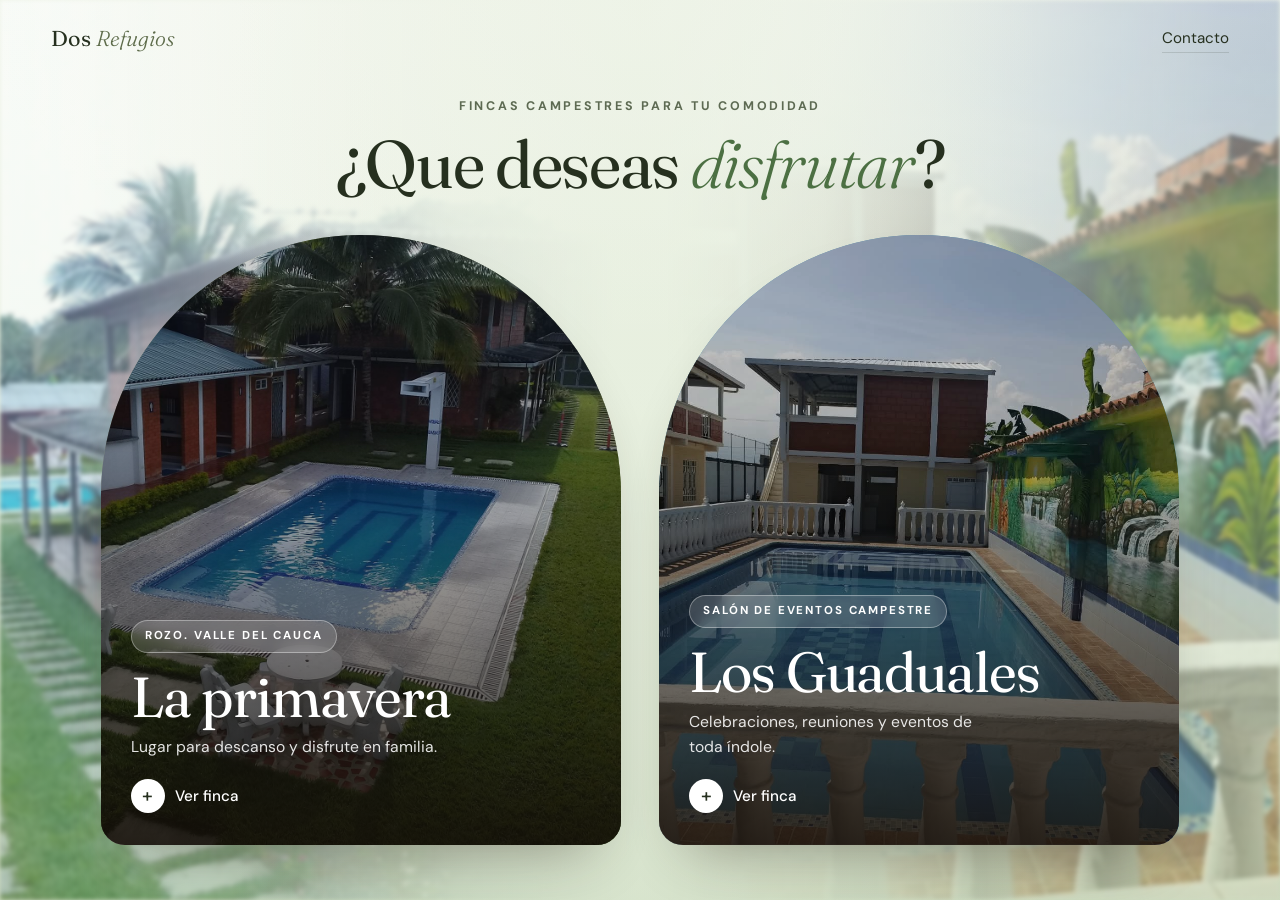
<file: index.html>
<!DOCTYPE html>
<html lang="es">
<head>
  <meta charset="UTF-8">
  <meta name="viewport" content="width=device-width, initial-scale=1.0">
  <title>Dos Refugios · Fincas campestres en alquiler</title>
  <meta name="description" content="Finca La Primavera, para descanso en familia, y Los Guaduales, salón campestre para eventos.">
  <link rel="preconnect" href="https://fonts.googleapis.com">
  <link rel="preconnect" href="https://fonts.gstatic.com" crossorigin>
  <link href="https://fonts.googleapis.com/css2?family=Fraunces:ital,opsz,wght@0,9..144,300;0,9..144,500;1,9..144,300;1,9..144,400&family=DM+Sans:wght@400;500;700&display=swap" rel="stylesheet">
  <link rel="stylesheet" href="css/inicio.css">
  <link rel="stylesheet" href="css/vista-finca.css">
</head>
<body>

  <!-- ============ FONDO: 2 fotos que se funden entre sí ============ -->
  <div class="bg" aria-hidden="true">
    <div class="bg__img bg__img--1"></div>
    <div class="bg__img bg__img--2"></div>
    <div class="bg__veil"></div>
  </div>

  <!-- ============ ENCABEZADO ============ -->
  <header class="top">
    <a href="index.html" class="logo">Dos <em>Refugios</em></a>
    <a href="#contacto" class="top__link">Contacto</a>
  </header>

  <!-- ============ MENÚ INICIAL ============ -->
  <main class="home">
    <div class="intro">
      <p class="intro__eyebrow">Fincas campestres para tu comodidad</p>
      <h1>¿Que deseas <em>disfrutar</em>?</h1>
    </div>

    <!-- Las cards se generan desde js/fincas-data.js -->
    <div class="cards" id="cards"></div>

    <noscript><p class="noscript">Activa JavaScript para ver las fincas.</p></noscript>
  </main>


  <!-- ============ VISTA EXPANDIDA DE FINCA ============ -->
  <div class="detail" id="detail" role="dialog" aria-modal="true" hidden>
    <button class="detail__close" id="detailClose" aria-label="Volver a las fincas">✕</button>
    <div class="detail__scroll" id="detailScroll">

      <!-- Una vista por finca (las llena js/vista-finca.js; el id = plantilla de la finca) -->
      <div class="pv" id="primavera" hidden></div>
      <div class="pv" id="guaduales" hidden></div>
    </div>
  </div>

  <script src="js/fincas-data.js"></script>
  <script src="js/vista-finca.js"></script>
  <script src="js/inicio.js"></script>
</body>
</html>
</file>
<file: css/inicio.css>
/* =========================================================
   DOS REFUGIOS · Página de inicio (menú de fincas)
   ========================================================= */

/* ---------- Variables (colores y fondo de página ajustables) ---------- */
:root {
  /* Fondo natural y fresco: cielo claro → verde salvia */
  --fondo-cielo: #f3f6ee;
  --fondo-medio: #e4ecda;
  --fondo-pasto: #d3e0c4;
  --luz-sol: rgba(255, 232, 178, .6);   /* resplandor cálido arriba a la derecha */
  --luz-hoja: rgba(160, 196, 150, .45); /* brillo verde a la izquierda */

  --papel: #fbfcf8;          /* fondo de la vista mientras se expande */
  --tinta: #26301f;
  --tinta-suave: #5d6a52;
  --linea: rgba(38, 48, 31, .14);
  --musgo: #4c7043;

  /* ---- Fotos de fondo (ajustables) ---- */
  /* Las imágenes se cambian en .bg__img--1 y .bg__img--2 (más abajo) */
  --fondo-1-pos: center 60%;
  --fondo-2-pos: center 55%;
  --velo: .3;         /* 0 = fotos nítidas · 0.8 = muy suaves (más legible) */
  --desenfoque: 2px;  /* 0px = sin desenfoque */
  --fundido: 10%;     /* hasta dónde la foto se ve completa antes de empezar a difuminarse */
  --verde-centro: #e8f0e0;                       /* verde claro del centro */
  --verde-centro-velo: rgba(232, 240, 224, .45); /* refuerzo del verde en el centro */

  --accent: #5d6b4a;         /* color del logo */

  --serif: "Fraunces", Georgia, serif;
  --sans: "DM Sans", system-ui, sans-serif;

  --arco: 260px 260px 24px 24px; /* forma de las cards (ventana campestre) */
  --ease: cubic-bezier(.76, 0, .24, 1);
  --ease-out: cubic-bezier(.16, 1, .3, 1);
  --gutter: clamp(16px, 4vw, 56px);
}

/* ---------- Base ---------- */
*, *::before, *::after { box-sizing: border-box; margin: 0; padding: 0; }


body {
  min-height: 100vh;
  display: flex;
  flex-direction: column;
  font-family: var(--sans);
  color: var(--tinta);
  background:
    radial-gradient(60vw 55vh at 88% -5%, var(--luz-sol), transparent 70%),
    radial-gradient(55vw 70vh at -5% 35%, var(--luz-hoja), transparent 70%),
    linear-gradient(180deg, var(--fondo-cielo) 0%, var(--fondo-medio) 55%, var(--fondo-pasto) 100%);
  background-color: var(--fondo-medio);
  line-height: 1.6;
  -webkit-font-smoothing: antialiased;
}
body.is-locked { overflow: hidden; }

a { color: inherit; }
button { font: inherit; color: inherit; cursor: pointer; }
em { font-family: var(--serif); font-style: italic; font-weight: 300; }
h1, h2, h3 { font-family: var(--serif); font-weight: 400; line-height: 1.05; letter-spacing: -0.02em; }

/* ---------- Fondo con las 2 fotos ----------
   Cada foto ocupa su mitad de pantalla y se va desvaneciendo poco a
   poco hacia el centro, donde solo queda un verde claro. Así las fotos
   nunca se tocan: entre ellas hay una franja verde suave.             */
.bg {
  position: fixed;
  inset: 0;
  z-index: -1;
  overflow: hidden;
  background: var(--verde-centro);
}
.bg__img {
  position: absolute;
  top: 0; bottom: 0;
  width: 50%;
  background-size: cover;
  background-repeat: no-repeat;
  filter: blur(var(--desenfoque)) saturate(1.05);
  animation: respirar 28s ease-in-out infinite alternate;
}
/* Máscara con varias paradas = degradado largo y suave (no lineal) */
.bg__img--1 {
  left: 0;
  transform-origin: left center;
  background-image: url('../img/fondo-1.jpg'); /* foto izquierda */
  background-position: var(--fondo-1-pos);
  -webkit-mask-image: linear-gradient(90deg, #000 0%, #000 var(--fundido), rgba(0,0,0,.75) calc(var(--fundido) + 20%), rgba(0,0,0,.4) calc(var(--fundido) + 42%), rgba(0,0,0,.12) calc(var(--fundido) + 62%), transparent 96%);
          mask-image: linear-gradient(90deg, #000 0%, #000 var(--fundido), rgba(0,0,0,.75) calc(var(--fundido) + 20%), rgba(0,0,0,.4) calc(var(--fundido) + 42%), rgba(0,0,0,.12) calc(var(--fundido) + 62%), transparent 96%);
}
.bg__img--2 {
  right: 0;
  transform-origin: right center;
  background-image: url('../img/fondo-2.jpg'); /* foto derecha */
  background-position: var(--fondo-2-pos);
  -webkit-mask-image: linear-gradient(270deg, #000 0%, #000 var(--fundido), rgba(0,0,0,.75) calc(var(--fundido) + 20%), rgba(0,0,0,.4) calc(var(--fundido) + 42%), rgba(0,0,0,.12) calc(var(--fundido) + 62%), transparent 96%);
          mask-image: linear-gradient(270deg, #000 0%, #000 var(--fundido), rgba(0,0,0,.75) calc(var(--fundido) + 20%), rgba(0,0,0,.4) calc(var(--fundido) + 42%), rgba(0,0,0,.12) calc(var(--fundido) + 62%), transparent 96%);
  animation-delay: -14s;
}
/* Velo: franja verde clara en el centro + claro arriba + verde abajo */
.bg__veil {
  position: absolute;
  inset: 0;
  background:
    linear-gradient(90deg, transparent 18%, var(--verde-centro-velo) 50%, transparent 82%),
    radial-gradient(70vw 50vh at 50% 0%, rgba(243, 246, 238, .85), transparent 75%),
    linear-gradient(180deg,
      rgba(243, 246, 238, calc(var(--velo) + .15)) 0%,
      rgba(228, 236, 218, var(--velo)) 45%,
      rgba(159, 185, 139, calc(var(--velo) + .1)) 100%);
}
/* Movimiento muy lento para dar vida al fondo */
@keyframes respirar {
  from { transform: scale(1.03); }
  to   { transform: scale(1.08) translateY(-1%); }
}

/* ---------- Encabezado ---------- */
.top {
  display: flex;
  justify-content: space-between;
  align-items: center;
  padding: 22px var(--gutter);
}
.logo { font-family: var(--serif); font-size: 1.35rem; text-decoration: none; }
.logo em { color: var(--accent); }
.top__link { font-size: .95rem; text-decoration: none; border-bottom: 1px solid var(--linea); padding-bottom: 2px; }
.top__link:hover { border-color: currentColor; }

/* ---------- Intro ---------- */
.home { flex: 1; padding: clamp(4px, 2vh, 20px) var(--gutter) 24px; }

.intro { text-align: center; margin-bottom: clamp(22px, 4vh, 40px); }
.intro__eyebrow {
  font-size: .78rem;
  font-weight: 700;
  letter-spacing: .22em;
  text-transform: uppercase;
  color: var(--tinta-suave);
  margin-bottom: 12px;
}
.intro h1 { font-size: clamp(2.2rem, 5.5vw, 4.2rem); }
.intro h1 em { color: var(--musgo); }

/* ---------- Cards ---------- */
.cards {
  display: grid;
  grid-template-columns: repeat(2, minmax(0, 520px));
  justify-content: center;
  gap: clamp(20px, 3vw, 44px);
}

.card {
  position: relative;
  display: block;
  width: 100%;
  /* Alto = pantalla menos encabezado y título, para que quepa completa */
  height: clamp(400px, calc(100vh - 290px), 680px);
  height: clamp(400px, calc(100svh - 290px), 680px);
  border: none;
  border-radius: var(--arco);
  overflow: hidden;
  text-align: left;
  color: #fff;
  background: var(--color);
  box-shadow: 0 30px 60px -30px rgba(46, 36, 25, .45);
  transition: transform .6s var(--ease-out), box-shadow .6s var(--ease-out);
  isolation: isolate;
}
.card:hover, .card:focus-visible { transform: translateY(-8px); box-shadow: 0 40px 70px -30px rgba(46, 36, 25, .55); }
.card:focus-visible { outline: 3px solid var(--color); outline-offset: 6px; }

/* Fondo ajustable: imagen + posición + oscurecido vienen de fincas-data.js */
.card__bg {
  position: absolute; inset: 0;
  background: var(--img) var(--pos, center) / cover no-repeat;
  transition: transform 1.4s var(--ease-out);
  z-index: -2;
}
.card:hover .card__bg { transform: scale(1.06); }
.card::after {
  content: "";
  position: absolute; inset: 0;
  z-index: -1;
  background: linear-gradient(180deg, rgba(0, 0, 0, 0) 30%, rgba(20, 14, 8, .85) 100%),
              rgba(20, 14, 8, var(--dark, .3));
}

.card__body {
  position: absolute;
  left: 0; right: 0; bottom: 0;
  padding: 30px 30px 32px;
}
.tag {
  display: inline-block;
  font-size: .72rem;
  font-weight: 700;
  letter-spacing: .16em;
  text-transform: uppercase;
  padding: 6px 13px;
  border-radius: 999px;
  background: rgba(255, 255, 255, .16);
  border: 1px solid rgba(255, 255, 255, .35);
  backdrop-filter: blur(6px);
}
.card__title {
  display: block;
  font-family: var(--serif);
  font-size: clamp(2.5rem, 4.4vw, 3.8rem);
  line-height: 1.05;
  letter-spacing: -0.02em;
  margin: 14px 0 8px;
}
.card__lema { display: block; opacity: .88; font-size: .98rem; max-width: 320px; }
.card__more {
  display: inline-flex;
  align-items: center;
  gap: 10px;
  margin-top: 20px;
  font-weight: 500;
  font-size: .95rem;
}
.card__plus {
  width: 34px; height: 34px;
  display: grid; place-items: center;
  border-radius: 50%;
  background: #fff;
  color: var(--tinta);
  font-size: 1.2rem;
  transition: transform .5s var(--ease-out);
}
.card:hover .card__plus { transform: rotate(90deg); }

.noscript { text-align: center; color: var(--tinta-suave); }

/* =========================================================
   VISTA EXPANDIDA
   La card "crece" usando clip-path desde su posición hasta
   cubrir toda la pantalla (las coordenadas las pone JS).
   ========================================================= */
.detail {
  position: fixed;
  inset: 0;
  z-index: 50;
  background: var(--papel);
  transition: clip-path .8s var(--ease);
  will-change: clip-path;
}
.detail[hidden] { display: none; }

.detail__scroll { height: 100%; overflow-y: auto; overscroll-behavior: contain; }

.detail__close {
  position: fixed;
  top: 18px; right: 18px;
  z-index: 3;
  width: 48px; height: 48px;
  border-radius: 50%;
  border: none;
  background: rgba(255, 255, 255, .92);
  color: var(--tinta);
  font-size: 1.1rem;
  box-shadow: 0 8px 24px rgba(0, 0, 0, .2);
  opacity: 0;
  transform: scale(.6);
  transition: opacity .4s, transform .5s var(--ease-out);
}
.detail__close:hover { background: #fff; }

/* La ✕ aparece cuando la card terminó de abrirse */
.detail.is-ready .detail__close { opacity: 1; transform: none; }


/* ---------- Responsive ---------- */
@media (max-width: 820px) {
  .cards { grid-template-columns: minmax(0, 480px); }
  .card { height: clamp(380px, 64svh, 560px); }
}

/* En celular las fotos se apilan: una arriba y otra abajo, con verde claro en medio */
@media (max-width: 820px) {
  .bg__img { width: 100%; height: 50%; left: 0; right: 0; }
  .bg__img--1 {
    top: 0; bottom: auto;
    transform-origin: center top;
    -webkit-mask-image: linear-gradient(180deg, #000 0%, #000 25%, rgba(0,0,0,.5) 60%, transparent 96%);
            mask-image: linear-gradient(180deg, #000 0%, #000 25%, rgba(0,0,0,.5) 60%, transparent 96%);
  }
  .bg__img--2 {
    top: auto; bottom: 0;
    transform-origin: center bottom;
    -webkit-mask-image: linear-gradient(0deg, #000 0%, #000 25%, rgba(0,0,0,.5) 60%, transparent 96%);
            mask-image: linear-gradient(0deg, #000 0%, #000 25%, rgba(0,0,0,.5) 60%, transparent 96%);
  }
  .bg__veil {
    background:
      linear-gradient(180deg, transparent 25%, var(--verde-centro-velo) 50%, transparent 75%),
      linear-gradient(180deg, rgba(243, 246, 238, calc(var(--velo) + .15)), rgba(228, 236, 218, var(--velo)));
  }
}

@media (max-width: 480px) {
  .card__body { padding: 24px 22px 26px; }
}

@media (prefers-reduced-motion: reduce) {
  *, *::before, *::after { transition-duration: .01ms !important; animation: none !important; }
}
</file>
<file: css/vista-finca.css>
/* =========================================================
   LA PRIMAVERA · Vista especial (primera card)
   Inspirada en laprimavera-finca.github.io: verdes profundos,
   degradado verde → azul petróleo, carruseles y servicios,
   llevada a un estilo editorial más moderno.
   ========================================================= */

.pv {
  /* ---- Paleta (ajustable) ---- */
  --pv-bosque: #1d3317;      /* verde profundo (del sitio original #293f15) */
  --pv-bosque-2: #29451f;
  --pv-petroleo: #3e7e83;    /* azul petróleo del degradado original */
  --pv-musgo: #5b7d48;
  --pv-crema: #f6f3ea;
  --pv-arena: #ebe5d5;

  /* ---- Fondo verde con textura (ajustable) ---- */
  /* verdes cálidos (tono oliva / hoja al sol) */
  --pv-verde: #e1e4c4;        /* fondo principal */
  --pv-verde-oscuro: #d2d8ae; /* sección Establecimiento */
  --pv-verde-claro: #e9ebd3;  /* sección Servicios */
  --pv-verde-noche: #2a3a1a;
  /* tonos en formato r, g, b (se usan con rgba(var(--x), alfa)) */
  --pv-tono: 150, 140, 60;        /* brillo de color en fondos y tarjetas */
  --pv-tono-noche: 120, 130, 50;  /* brillo de la sección Contacto */
  --pv-nav-rgb: 225, 228, 196;    /* fondo del menú al bajar */
  --pv-sombra: 42, 58, 26;        /* sombras de tarjetas */
  --pv-velo: 15, 26, 12;          /* oscurecido del hero y fondos de modal */  /* sección Contacto (verde oliva profundo) */
  --pv-textura-oscura: url("data:image/svg+xml,%3Csvg xmlns='http://www.w3.org/2000/svg' width='220' height='220'%3E%3Cfilter id='n'%3E%3CfeTurbulence type='fractalNoise' baseFrequency='.85' numOctaves='3' stitchTiles='stitch'/%3E%3CfeColorMatrix values='0 0 0 0 1 0 0 0 0 .95 0 0 0 0 .75 0 0 0 .05 0'/%3E%3C/filter%3E%3Crect width='100%25' height='100%25' filter='url(%23n)'/%3E%3C/svg%3E");
  /* grano fino tipo papel + líneas suaves tipo fibra vegetal */
  --pv-textura:
    url("data:image/svg+xml,%3Csvg xmlns='http://www.w3.org/2000/svg' width='220' height='220'%3E%3Cfilter id='n'%3E%3CfeTurbulence type='fractalNoise' baseFrequency='.85' numOctaves='3' stitchTiles='stitch'/%3E%3CfeColorMatrix values='0 0 0 0 .3 0 0 0 0 .28 0 0 0 0 .08 0 0 0 .09 0'/%3E%3C/filter%3E%3Crect width='100%25' height='100%25' filter='url(%23n)'/%3E%3C/svg%3E"),
    url("data:image/svg+xml,%3Csvg xmlns='http://www.w3.org/2000/svg' width='2400' height='600'%3E%3Cfilter id='f'%3E%3CfeTurbulence type='fractalNoise' baseFrequency='.005 .04' numOctaves='2' seed='4' stitchTiles='stitch'/%3E%3CfeColorMatrix values='0 0 0 0 .34 0 0 0 0 .34 0 0 0 0 .1 0 0 0 .14 -.04'/%3E%3C/filter%3E%3Crect width='100%25' height='100%25' filter='url(%23f)'/%3E%3C/svg%3E");
  --pv-tinta: #1b2618;
  --pv-tinta-suave: #5a6553;
  --pv-oro: #d5b26a;         /* detalle cálido */
  --pv-linea: rgba(27, 38, 24, .12);

  --pv-ease: cubic-bezier(.16, 1, .3, 1);
  --pv-radio: 28px;
  --pv-nav-h: 84px;

  position: relative;
  background-color: var(--pv-verde);
  background-image:
    var(--pv-textura),
    radial-gradient(70% 40% at 0% 20%, rgba(255, 246, 214, .5), transparent 70%),
    radial-gradient(60% 40% at 100% 70%, rgba(var(--pv-tono), .12), transparent 70%);
  color: var(--pv-tinta);
  overflow-x: clip;
}
.pv[hidden],
.pv-modal[hidden],
.pv-viewer[hidden],
.pv-tabs[hidden],
.pv-wa[hidden] { display: none !important; }

.detail--pv { background: #e1e4c4; }
.detail__scroll.is-frozen { overflow: hidden; }

.pv svg { width: 1.15em; height: 1.15em; fill: none; stroke: currentColor; stroke-width: 1.7; stroke-linecap: round; stroke-linejoin: round; flex: none; }
.pv svg.is-fill, .pv-wa svg { fill: currentColor; stroke: none; }
.pv img { display: block; max-width: 100%; }
.pv h2 { font-size: clamp(1.9rem, 3.8vw, 3rem); font-weight: 300; letter-spacing: -0.03em; }
.pv h2 em { color: var(--pv-musgo); }

.pv-wrap { width: 100%; max-width: 1240px; margin-inline: auto; padding-inline: var(--gutter); }

.pv-eyebrow {
  display: inline-flex; align-items: center; gap: 12px;
  font-size: .74rem; font-weight: 700; letter-spacing: .24em; text-transform: uppercase;
  color: var(--pv-musgo);
  margin-bottom: 14px;
}
.pv-eyebrow::before { content: ""; width: 28px; height: 1px; background: currentColor; opacity: .6; }
.pv-eyebrow--light { color: rgba(255, 255, 255, .85); }

.pv-head { margin-bottom: clamp(18px, 2vw, 28px); }
.pv-head h2 { max-width: 900px; }

/* ---------- Botones ---------- */
.pv-btn {
  display: inline-flex; align-items: center; justify-content: center; gap: 10px;
  padding: 15px 26px;
  border-radius: 999px;
  border: 1px solid transparent;
  font-weight: 500; font-size: .96rem;
  text-decoration: none;
  background: none;
  transition: transform .5s var(--pv-ease), background .3s, color .3s, border-color .3s, box-shadow .5s var(--pv-ease);
}
.pv-btn:hover { transform: translateY(-2px); }
.pv-btn--light { background: #fff; color: var(--pv-bosque); box-shadow: 0 10px 30px -12px rgba(0, 0, 0, .35); }
.pv-btn--light:hover { background: var(--pv-crema); }
.pv-btn--glass { color: #fff; border-color: rgba(255, 255, 255, .45); background: rgba(255, 255, 255, .08); backdrop-filter: blur(10px); }
.pv-btn--glass:hover { background: rgba(255, 255, 255, .18); }
.pv-btn--dark { background: var(--pv-bosque); color: #fff; }
.pv-btn--dark:hover { background: var(--pv-bosque-2); box-shadow: 0 16px 30px -16px var(--pv-bosque); }
.pv-btn--sm { padding: 10px 20px; font-size: .9rem; }

.pv-round {
  width: 48px; height: 48px;
  display: grid; place-items: center;
  border-radius: 50%;
  border: 1px solid rgba(255, 255, 255, .4);
  background: rgba(255, 255, 255, .08);
  color: #fff;
  backdrop-filter: blur(10px);
  transition: background .3s, transform .4s var(--pv-ease);
}
.pv-round:hover { background: rgba(255, 255, 255, .22); transform: scale(1.06); }
.pv-round--dark { border-color: var(--pv-linea); background: var(--pv-arena); color: var(--pv-tinta); }
.pv-round--dark:hover { background: #e2dac6; }

/* =========================================================
   NAV (flota sobre el hero y se vuelve "vidrio" al bajar)
   ========================================================= */
.pv-nav {
  position: sticky; top: 0; z-index: 20;
  height: var(--pv-nav-h);
  margin-bottom: calc(var(--pv-nav-h) * -1);
  display: flex; align-items: center; gap: 24px;
  padding: 0 calc(var(--gutter) + 64px) 0 var(--gutter); /* deja espacio a la ✕ */
  color: #fff;
  transition: background .4s, color .4s, box-shadow .4s, height .4s var(--pv-ease);
}
.pv-nav.is-solid {
  --pv-nav-h: 72px;
  background: rgba(var(--pv-nav-rgb), .86);
  backdrop-filter: blur(18px) saturate(1.4);
  -webkit-backdrop-filter: blur(18px) saturate(1.4);
  color: var(--pv-tinta);
  box-shadow: 0 1px 0 var(--pv-linea);
}
.pv-nav__logo {
  display: flex; align-items: center; gap: 12px;
  border: none; background: none;
  font-family: var(--serif); font-size: 1.3rem; letter-spacing: -0.01em;
}
.pv-nav__logo img { width: 42px; height: 42px; object-fit: contain; border-radius: 50%; background: #fff; padding: 3px; }
.pv-nav__logo em { color: var(--pv-oro); }
/* Marca sin logo: hoja dentro de un círculo */
.pv-nav__mark { width: 42px; height: 42px; display: grid; place-items: center; border-radius: 50%; background: #fff; color: var(--pv-musgo); font-size: 1.2rem; }
.pv-nav.is-solid .pv-nav__logo em { color: var(--pv-musgo); }

.pv-nav__links { display: flex; gap: 4px; margin-left: auto; }
.pv-nav__links button {
  position: relative;
  border: none; background: none;
  padding: 8px 14px;
  font-size: .92rem;
  opacity: .82;
  transition: opacity .3s;
}
.pv-nav__links button::after {
  content: ""; position: absolute; left: 14px; right: 14px; bottom: 2px; height: 1px;
  background: currentColor; transform: scaleX(0); transform-origin: left;
  transition: transform .5s var(--pv-ease);
}
.pv-nav__links button:hover, .pv-nav__links button.is-active { opacity: 1; }
.pv-nav__links button:hover::after, .pv-nav__links button.is-active::after { transform: scaleX(1); }
.pv-nav.is-solid .pv-nav__cta { background: var(--pv-bosque); color: #fff; box-shadow: none; }

/* La ✕ de la vista toma el mismo estilo vidrio */
.detail--pv .detail__close {
  top: calc((var(--pv-nav-h, 84px) - 48px) / 2);
  z-index: 30;
  background: rgba(255, 255, 255, .9);
  backdrop-filter: blur(10px);
}

/* =========================================================
   HERO
   ========================================================= */
.pv-hero {
  position: relative;
  height: 100vh; height: 100svh;
  min-height: 560px;
  display: flex; align-items: flex-end;
  color: #fff;
  overflow: hidden;
  background: var(--pv-bosque);
}
.pv-hero__slides, .pv-hero__slide, .pv-hero__shade { position: absolute; inset: 0; }
.pv-hero__slide {
  background: var(--img) var(--pos, center) / cover no-repeat;
  opacity: 0;
  transform: scale(1.12);
  transition: opacity 1.6s ease, transform 8s linear;
}
.pv-hero__slide.is-active { opacity: 1; transform: scale(1.02); }
.pv-hero__shade {
  background:
    linear-gradient(180deg, rgba(var(--pv-velo), .55) 0%, rgba(var(--pv-velo), 0) 26%),
    linear-gradient(0deg, rgba(var(--pv-velo), .88) 0%, rgba(var(--pv-velo), .32) 48%, rgba(var(--pv-velo), 0) 72%),
    linear-gradient(90deg, rgba(var(--pv-velo), .5), transparent 65%),
    rgba(var(--pv-velo), .16); /* velo general: un poco más opaco para que resalte el nombre */
}
.pv-hero__content {
  position: relative;
  width: 100%; max-width: 1240px;
  margin: 0 auto;
  padding: 0 var(--gutter) clamp(120px, 19vh, 180px);
}
.pv-hero__title {
  font-size: clamp(3.6rem, 11vw, 9.5rem);
  font-weight: 300;
  letter-spacing: -0.045em;
  line-height: .92;
  margin-bottom: 22px;
}
.pv-hero__title em { color: var(--pv-oro); }
.pv-hero__lead { max-width: 520px; font-size: clamp(1.05rem, 1.6vw, 1.25rem); opacity: .9; margin-bottom: 32px; }
.pv-hero__actions { display: flex; flex-wrap: wrap; gap: 12px; }

.pv-hero__ui {
  position: absolute; left: 0; right: 0; bottom: 0;
  max-width: 1240px; margin: 0 auto;
  padding: 0 var(--gutter) clamp(28px, 5vh, 44px);
  display: flex; align-items: center; gap: 24px;
}
.pv-hero__count { font-size: .85rem; letter-spacing: .1em; opacity: .8; font-variant-numeric: tabular-nums; }
.pv-hero__count strong { font-weight: 700; opacity: 1; }
.pv-hero__bars { flex: 1; display: flex; gap: 8px; max-width: 420px; }
.pv-hero__bar { flex: 1; height: 22px; border: none; background: none; padding: 10px 0; }
.pv-hero__bar span { display: block; height: 2px; background: rgba(255, 255, 255, .3); border-radius: 2px; overflow: hidden; }
.pv-hero__bar span::after { content: ""; display: block; height: 100%; background: #fff; transform: scaleX(0); transform-origin: left; }
.pv-hero__bar.is-active span::after { animation: pv-progress 6.5s linear forwards; }
@keyframes pv-progress { to { transform: scaleX(1); } }
.pv-hero__arrows { display: flex; gap: 10px; margin-left: auto; }

.pv-hero__scroll {
  position: absolute; right: var(--gutter); top: 50%;
  writing-mode: vertical-rl;
  font-size: .7rem; letter-spacing: .3em; text-transform: uppercase; opacity: .7;
}
.pv-hero__scroll::after {
  content: ""; display: block; width: 1px; height: 56px; margin: 14px auto 0;
  background: linear-gradient(#fff, transparent);
  animation: pv-drip 2.2s var(--pv-ease) infinite;
}
@keyframes pv-drip { from { transform: scaleY(0); transform-origin: top; } 50% { transform: scaleY(1); transform-origin: top; } 51% { transform-origin: bottom; } to { transform: scaleY(0); transform-origin: bottom; } }

/* Entrada del texto del hero cuando la card termina de abrirse */
.pv-hero__content > *, .pv-hero__ui { opacity: 0; transform: translateY(26px); transition: opacity .8s, transform 1s var(--pv-ease); }
.detail.is-ready .pv-hero__content > *, .detail.is-ready .pv-hero__ui { opacity: 1; transform: none; }
.detail.is-ready .pv-hero__content > :nth-child(2) { transition-delay: .08s; }
.detail.is-ready .pv-hero__content > :nth-child(3) { transition-delay: .16s; }
.detail.is-ready .pv-hero__content > :nth-child(4) { transition-delay: .24s; }
.detail.is-ready .pv-hero__ui { transition-delay: .32s; }

/* =========================================================
   APARICIÓN AL HACER SCROLL
   ========================================================= */
[data-pv-reveal] { opacity: 0; transform: translateY(36px); transition: opacity .9s ease var(--d, 0s), transform 1.1s var(--pv-ease) var(--d, 0s); }
[data-pv-reveal].is-in { opacity: 1; transform: none; }

/* =========================================================
   INTRO · Tu descanso es la prioridad
   ========================================================= */
.pv-intro { text-align: center; padding-block: clamp(32px, 4vw, 48px) clamp(24px, 3vw, 36px); max-width: 980px; }
.pv-leaf { display: inline-grid; place-items: center; width: 44px; height: 44px; border-radius: 50%; background: rgba(255, 255, 255, .55); color: var(--pv-musgo); font-size: 1.1rem; margin-bottom: 12px; }
.pv .pv-intro__title { font-size: clamp(2.1rem, 4.4vw, 3.6rem); margin-bottom: 14px; }
.pv-intro__text { font-family: var(--serif); font-weight: 300; font-size: clamp(1.05rem, 1.6vw, 1.3rem); line-height: 1.5; color: var(--pv-tinta-suave); max-width: 820px; margin: 0 auto 20px; }
.pv-highlights { list-style: none; display: flex; flex-wrap: wrap; justify-content: center; gap: 10px; }
.pv-highlights li {
  padding: 10px 18px 10px 16px;
  border: 1px solid var(--pv-linea);
  border-radius: 999px;
  background: #fff;
  font-size: .92rem;
}
.pv-highlights li::before { content: ""; display: inline-block; width: 7px; height: 7px; border-radius: 50%; background: var(--pv-musgo); margin-right: 10px; vertical-align: middle; }

/* =========================================================
   CONÓCENOS · imagen + panel en degradado (como el original)
   ========================================================= */
.pv-stories { display: grid; gap: clamp(20px, 2.5vw, 32px); padding-bottom: clamp(36px, 4.5vw, 56px); }
.pv-story { display: grid; grid-template-columns: 1.15fr 1fr; align-items: center; }
.pv-story__img { grid-column: 1; grid-row: 1; aspect-ratio: 16 / 10; border-radius: var(--pv-radio); overflow: hidden; margin: 0; }
.pv-story__img img { width: 100%; height: 100%; object-fit: cover; transition: transform 1.6s var(--pv-ease); }
.pv-story:hover .pv-story__img img { transform: scale(1.05); }
.pv-story__panel {
  grid-column: 2; grid-row: 1;
  margin-left: -18%;
  position: relative; z-index: 1;
  padding: clamp(22px, 3vw, 40px);
  border-radius: var(--pv-radio);
  color: #fff;
  background:
    radial-gradient(120% 80% at 100% 0%, rgba(213, 178, 106, .18), transparent 60%),
    linear-gradient(-150deg, var(--pv-petroleo), var(--pv-bosque) 75%);
  box-shadow: 0 40px 80px -40px rgba(29, 51, 23, .7);
}
.pv-story__panel h2 { margin-bottom: 12px; }
.pv-story__panel h2 em { color: var(--pv-oro); }
.pv-story__panel p { opacity: .86; line-height: 1.65; font-size: .96rem; }
.pv-story__num { display: block; font-family: var(--serif); font-size: .95rem; letter-spacing: .1em; opacity: .55; margin-bottom: 8px; }

.pv-story--rev { grid-template-columns: 1fr 1.15fr; }
.pv-story--rev .pv-story__img { grid-column: 2; }
.pv-story--rev .pv-story__panel {
  grid-column: 1; margin-left: 0; margin-right: -18%;
  background:
    radial-gradient(120% 80% at 0% 0%, rgba(213, 178, 106, .18), transparent 60%),
    linear-gradient(-50deg, var(--pv-bosque) 25%, var(--pv-petroleo));
}

/* =========================================================
   ESTABLECIMIENTO · dos filas de fotos en movimiento
   ========================================================= */
.pv-estab { padding-block: clamp(36px, 4.5vw, 56px); background-color: var(--pv-verde-oscuro); background-image: var(--pv-textura); position: relative; }
/* Los carruseles quedan dentro del mismo ancho que el resto del contenido */
.pv-estab__rows {
  border-radius: var(--pv-radio);
  overflow: hidden;
}
.pv-marquee {
  overflow: hidden;
  -webkit-mask-image: linear-gradient(90deg, transparent, #000 5%, #000 95%, transparent);
          mask-image: linear-gradient(90deg, transparent, #000 5%, #000 95%, transparent);
}
.pv-marquee + .pv-marquee { margin-top: 12px; }
.pv-marquee__track { display: flex; width: max-content; animation: pv-marquee 60s linear infinite; }
.pv-marquee--right .pv-marquee__track { animation-direction: reverse; animation-duration: 70s; }
.pv-marquee:hover .pv-marquee__track { animation-play-state: paused; }
@keyframes pv-marquee { from { transform: translateX(0); } to { transform: translateX(-50%); } }
.pv-marquee__item {
  flex: none;
  width: clamp(190px, 21vw, 300px);
  aspect-ratio: 3 / 2;
  margin-right: 12px; /* margen (no gap) para que el bucle sea exacto */
  padding: 0; border: none;
  border-radius: 20px;
  overflow: hidden;
  background: #d9d1bc;
}
.pv-marquee__item img { width: 100%; height: 100%; object-fit: cover; transition: transform 1s var(--pv-ease), filter .4s; }
.pv-marquee__item:hover img { transform: scale(1.07); filter: brightness(1.05); }

/* =========================================================
   EXPERIENCIAS
   ========================================================= */
.pv-exp {
  display: grid; grid-template-columns: 1fr 1fr; gap: clamp(28px, 4vw, 56px); align-items: center;
  padding-block: clamp(36px, 4.5vw, 56px);
}
.pv-exp__media { position: relative; aspect-ratio: 4 / 3; max-height: 420px; width: 100%; border-radius: 160px 160px var(--pv-radio) var(--pv-radio); overflow: hidden; background: var(--pv-verde-oscuro); }
.pv-exp__img { position: absolute; inset: 0; width: 100%; height: 100%; object-fit: cover; opacity: 0; transform: scale(1.06); transition: opacity 1.2s ease, transform 5s ease; }
.pv-exp__img.is-active { opacity: 1; transform: scale(1); }
.pv-exp__dots { position: absolute; left: 0; right: 0; bottom: 22px; display: flex; justify-content: center; gap: 8px; }
.pv-exp__dots button { width: 8px; height: 8px; border-radius: 99px; border: none; background: rgba(255, 255, 255, .55); transition: width .5s var(--pv-ease), background .3s; }
.pv-exp__dots button.is-active { width: 28px; background: #fff; }
.pv-exp__text h2 { margin-bottom: 14px; }
.pv-exp__text p { color: var(--pv-tinta-suave); line-height: 1.65; margin-bottom: 12px; }
.pv-exp__text .pv-btn { margin-top: 8px; }

/* =========================================================
   SERVICIOS
   ========================================================= */
.pv-services { padding-block: clamp(36px, 4.5vw, 56px); background-color: var(--pv-verde-claro); background-image: var(--pv-textura); position: relative; }
.pv-services__grid { display: grid; grid-template-columns: repeat(3, 1fr); gap: 20px; }
/* Con 2 tarjetas: dos columnas y fotos más panorámicas */
.pv-services__grid--n2 { grid-template-columns: repeat(2, 1fr); }
.pv-services__grid--n2 .pv-service__media { aspect-ratio: 16 / 9; }
/* Card: foto arriba + panel verde cálido con textura */
.pv-service {
  display: flex; flex-direction: column;
  padding: 10px;
  border: 1px solid rgba(255, 255, 255, .55);
  border-radius: var(--pv-radio);
  text-align: left; color: var(--pv-tinta);
  background-color: var(--pv-verde-oscuro);
  background-image:
    var(--pv-textura),
    radial-gradient(90% 60% at 0% 100%, rgba(255, 246, 214, .55), transparent 70%),
    radial-gradient(70% 60% at 100% 0%, rgba(var(--pv-tono), .18), transparent 70%);
  box-shadow: 0 20px 40px -28px rgba(var(--pv-sombra), .55);
  transition: transform .6s var(--pv-ease), box-shadow .6s var(--pv-ease);
}
.pv-service:hover { transform: translateY(-6px); box-shadow: 0 30px 50px -28px rgba(var(--pv-sombra), .7); }
.pv-service:focus-visible { outline: 3px solid var(--pv-musgo); outline-offset: 4px; }
.pv-service__media {
  position: relative; display: block;
  aspect-ratio: 4 / 3;
  border-radius: calc(var(--pv-radio) - 8px);
  overflow: hidden;
  background: var(--pv-verde);
}
.pv-service__media img { width: 100%; height: 100%; object-fit: cover; transition: transform 1.4s var(--pv-ease); }
.pv-service:hover .pv-service__media img { transform: scale(1.07); }
.pv-service__num {
  position: absolute; top: 12px; left: 12px;
  padding: 5px 11px; border-radius: 99px;
  font-size: .72rem; letter-spacing: .12em; color: #fff;
  background: rgba(var(--pv-velo), .35); border: 1px solid rgba(255, 255, 255, .35); backdrop-filter: blur(8px);
}
.pv-service__body { display: block; padding: 16px 12px 10px; }
.pv-service__title { display: block; font-family: var(--serif); font-size: clamp(1.7rem, 2.4vw, 2.1rem); font-weight: 300; letter-spacing: -0.02em; line-height: 1.05; }
.pv-service__text { display: block; color: var(--pv-tinta-suave); font-size: .93rem; margin: 6px 0 0; }
.pv-service__more {
  display: inline-flex; align-items: center; gap: 10px;
  margin-top: 14px;
  font-weight: 500; font-size: .9rem; color: var(--pv-bosque);
}
.pv-service__arrow { width: 32px; height: 32px; display: grid; place-items: center; border-radius: 50%; background: var(--pv-bosque); color: #fff; transition: transform .5s var(--pv-ease); }
.pv-service:hover .pv-service__arrow { transform: translateX(4px); }

/* =========================================================
   CONTACTO
   ========================================================= */
.pv-contact {
  position: relative;
  color: #fff;
  background:
    radial-gradient(60% 50% at 100% 0%, rgba(var(--pv-tono-noche), .4), transparent 70%),
    radial-gradient(50% 60% at 0% 100%, rgba(213, 178, 106, .12), transparent 70%),
    var(--pv-textura-oscura),
    var(--pv-verde-noche);
  padding-top: clamp(36px, 4.5vw, 56px);
}
.pv-contact__inner { display: grid; grid-template-columns: 1.25fr 1fr; gap: clamp(24px, 3.5vw, 48px); align-items: center; }
.pv-contact h2 { margin-bottom: 18px; }
/* Si solo hay una tarjeta de contacto, ocupa todo el ancho */
.pv-contact__list li:only-child { grid-column: 1 / -1; }
/* Contacto sin mapa: una sola columna */
.pv-contact__inner--solo { grid-template-columns: 1fr; }
.pv-contact__inner--solo .pv-contact__list { grid-template-columns: repeat(auto-fit, minmax(240px, 1fr)); }
.pv-contact h2 em { color: var(--pv-oro); }
.pv-contact__list { list-style: none; display: grid; grid-template-columns: 1fr 1fr; gap: 10px; margin-bottom: 18px; }
.pv-contact__list li {
  display: flex; gap: 12px; align-items: flex-start;
  padding: 12px 14px;
  border-radius: 16px;
  background: rgba(255, 255, 255, .05);
  border: 1px solid rgba(255, 255, 255, .1);
  transition: background .3s, border-color .3s;
}
.pv-contact__list li:hover { background: rgba(255, 255, 255, .09); border-color: rgba(255, 255, 255, .2); }
.pv-ico { width: 36px; height: 36px; display: grid; place-items: center; border-radius: 11px; background: rgba(213, 178, 106, .16); color: var(--pv-oro); font-size: 1.15rem; flex: none; }
.pv-contact__list h3 { font-family: var(--sans); font-size: .74rem; font-weight: 700; letter-spacing: .18em; text-transform: uppercase; opacity: .6; margin-bottom: 4px; }
.pv-contact__list p { font-size: .9rem; line-height: 1.5; }
.pv-contact__list a { color: #fff; text-decoration: none; border-bottom: 1px solid rgba(255, 255, 255, .3); transition: border-color .3s; }
.pv-contact__list a:hover { border-color: var(--pv-oro); }
.pv-contact__actions { display: flex; flex-wrap: wrap; gap: 12px; }

.pv-map { height: 300px; border-radius: var(--pv-radio); overflow: hidden; background: var(--pv-bosque-2); border: 1px solid rgba(255, 255, 255, .1); }
.pv-map iframe { width: 100%; height: 100%; border: 0; display: block; filter: saturate(.85) contrast(1.05); }

.pv-footer {
  display: flex; flex-wrap: wrap; justify-content: space-between; align-items: center; gap: 14px;
  margin-top: clamp(28px, 3.5vw, 40px);
  padding-block: 16px 20px;
  border-top: 1px solid rgba(255, 255, 255, .12);
  font-size: .86rem;
}
.pv-footer p { opacity: .6; }
.pv-footer__top { border: none; background: none; color: #fff; opacity: .75; font-size: .86rem; }
.pv-footer__top:hover { opacity: 1; }

/* =========================================================
   MODAL DE SERVICIO
   ========================================================= */
.pv-modal {
  position: fixed; inset: 0; z-index: 60;
  display: grid; place-items: center;      /* siempre centrado en la pantalla */
  padding: clamp(14px, 3vw, 32px);
  background: rgba(var(--pv-velo), .5);
  backdrop-filter: blur(10px);
  -webkit-backdrop-filter: blur(10px);
  opacity: 0;
  transition: opacity .35s;
}
.pv-modal.is-open { opacity: 1; }
.pv-modal__card {
  position: relative;
  width: min(940px, 100%);
  max-height: min(640px, calc(100svh - 48px));
  display: flex; flex-direction: column;
  overflow: hidden;
  border-radius: var(--pv-radio);
  padding: clamp(20px, 3vw, 32px);
  /* mismo verde cálido con textura del fondo de la página */
  background-color: var(--pv-verde);
  background-image:
    var(--pv-textura),
    radial-gradient(70% 50% at 0% 0%, rgba(255, 246, 214, .6), transparent 70%),
    radial-gradient(60% 50% at 100% 100%, rgba(var(--pv-tono), .16), transparent 70%);
  border: 1px solid rgba(255, 255, 255, .5);
  box-shadow: 0 50px 100px -30px rgba(var(--pv-velo), .55);
  transform: translateY(18px) scale(.96);
  transition: transform .6s var(--pv-ease);
}
.pv-modal.is-open .pv-modal__card { transform: none; }

.pv-modal__head { display: flex; justify-content: space-between; align-items: center; gap: 20px; margin-bottom: 16px; flex: none; }
.pv-modal__head .pv-eyebrow { margin-bottom: 4px; }
.pv-modal__head h2 { font-size: clamp(1.9rem, 3.4vw, 2.6rem); }
.pv-modal .pv-round--dark { background: rgba(255, 255, 255, .6); border-color: rgba(27, 38, 24, .1); }
.pv-modal .pv-round--dark:hover { background: #fff; }

/* Cuerpo en dos columnas: información | galería (cada una con su propio scroll) */
.pv-modal__body {
  flex: 1; min-height: 0;
  display: grid; grid-template-columns: minmax(240px, 300px) 1fr; gap: clamp(18px, 2.5vw, 28px);
}
.pv-modal__info { overflow-y: auto; overscroll-behavior: contain; padding-right: 4px; display: flex; flex-direction: column; align-items: flex-start; }
.pv-modal__desc { color: var(--pv-tinta-suave); margin-bottom: 18px; font-size: .95rem; line-height: 1.6; }
.pv-modal__cta { margin-top: auto; }

.pv-tabs { display: flex; width: 100%; gap: 3px; padding: 4px; border-radius: 999px; background: rgba(255, 255, 255, .45); border: 1px solid rgba(27, 38, 24, .08); margin-bottom: 18px; }
.pv-tabs button { flex: 1; white-space: nowrap; border: none; background: none; padding: 8px 10px; border-radius: 999px; font-size: .85rem; color: var(--pv-tinta-suave); transition: background .3s, color .3s, box-shadow .3s; }
.pv-tabs button.is-active { background: var(--pv-bosque); color: #fff; box-shadow: 0 4px 14px -6px rgba(0, 0, 0, .3); }

.pv-modal__label { font-size: .7rem; font-weight: 700; letter-spacing: .2em; text-transform: uppercase; color: var(--pv-musgo); margin-bottom: 10px; }
.pv-chips { list-style: none; display: flex; flex-wrap: wrap; gap: 6px; margin-bottom: 20px; }
.pv-chips li { padding: 6px 12px; border-radius: 999px; background: rgba(255, 255, 255, .7); border: 1px solid rgba(27, 38, 24, .08); font-size: .84rem; animation: pv-pop .5s var(--pv-ease) both; }
.pv-chips li::before { content: "✓"; color: var(--pv-musgo); font-weight: 700; margin-right: 6px; }

.pv-grid {
  overflow-y: auto; overscroll-behavior: contain;
  display: grid; grid-template-columns: repeat(3, 1fr); grid-auto-rows: 120px; gap: 10px;
  align-content: start;
  border-radius: 18px;
}
.pv-grid__item { border: none; padding: 0; border-radius: 14px; overflow: hidden; background: var(--pv-verde-oscuro); animation: pv-pop .7s var(--pv-ease) var(--d, 0s) both; }
.pv-grid__item:first-child { grid-column: span 2; grid-row: span 2; }
.pv-grid__item img { width: 100%; height: 100%; object-fit: cover; transition: transform 1s var(--pv-ease); }
.pv-grid__item:hover img { transform: scale(1.06); }
@keyframes pv-pop { from { opacity: 0; transform: translateY(14px); } }

/* =========================================================
   VISOR DE FOTOS
   ========================================================= */
.pv-viewer {
  position: fixed; inset: 0; z-index: 70;
  display: grid; place-items: center;
  padding: 70px clamp(12px, 8vw, 110px);
  background: rgba(10, 16, 8, .94);
  opacity: 0;
  transition: opacity .3s;
}
.pv-viewer.is-open { opacity: 1; }
.pv-viewer img { max-width: 100%; max-height: calc(100svh - 140px); border-radius: 14px; object-fit: contain; opacity: 0; transform: scale(.98); transition: opacity .4s, transform .6s var(--pv-ease); }
.pv-viewer img.is-in { opacity: 1; transform: none; }
.pv-viewer__close { position: absolute; top: 18px; right: 18px; }
.pv-viewer__prev, .pv-viewer__next { position: absolute; top: 50%; translate: 0 -50%; }
.pv-viewer__prev { left: clamp(10px, 2vw, 30px); }
.pv-viewer__next { right: clamp(10px, 2vw, 30px); }
.pv-viewer__count { position: absolute; bottom: 24px; left: 50%; translate: -50% 0; color: #fff; opacity: .7; font-size: .85rem; letter-spacing: .12em; }

/* =========================================================
   WHATSAPP FLOTANTE
   ========================================================= */
.pv-wa {
  position: fixed; right: 22px; bottom: 22px; z-index: 40;
  width: 60px; height: 60px;
  display: grid; place-items: center;
  border-radius: 50%;
  background: #25d366; color: #fff;
  box-shadow: 0 14px 30px -10px rgba(37, 211, 102, .7);
  opacity: 0; transform: scale(.6);
  transition: opacity .4s, transform .6s var(--pv-ease, ease);
}
.pv-wa svg { width: 30px; height: 30px; }
.pv-wa::before { content: ""; position: absolute; inset: 0; border-radius: 50%; border: 2px solid #25d366; animation: pv-ping 2.4s ease-out infinite; }
@keyframes pv-ping { from { transform: scale(1); opacity: .7; } to { transform: scale(1.6); opacity: 0; } }
.detail.is-ready .pv-wa { opacity: 1; transform: none; }
.pv-wa:hover { transform: scale(1.08); }

/* =========================================================
   LATERALES · ramas de hojas con parallax suave al bajar
   (solo en pantallas anchas, donde hay espacio a los lados)
   ========================================================= */
.pv-sides { display: none; }
@media (min-width: 1200px) {
  .pv-sides {
    display: block;
    position: fixed; inset: 0;
    z-index: 1;
    pointer-events: none;
    opacity: 0;
    transition: opacity 1.2s ease;
  }
  .pv.is-past-hero .pv-sides { opacity: 1; }
  .pv.is-dark-zone .pv-sides { opacity: .25; }

  .pv-side { position: absolute; top: 0; bottom: 0; width: 150px; color: var(--pv-musgo); }
  .pv-side--l { left: 0; }
  .pv-side--r { right: 0; transform: scaleX(-1); }

  .pv .pv-branch {
    position: absolute; left: -24px; top: 6vh;
    width: 130px; height: auto;
    opacity: .22;
    transform: translateY(calc(var(--pv-y, 0) * -0.06px)) rotate(calc(var(--pv-y, 0) * 0.004deg));
    transform-origin: top left;
    will-change: transform;
  }
  .pv .pv-side--r .pv-branch { top: 38vh; }

  .pv .pv-sides svg { fill: currentColor; stroke: none; }
  .pv .pv-float {
    position: absolute;
    width: 22px; height: 22px;
    opacity: .3;
    will-change: transform;
  }
  .pv .pv-float--1 { left: 46px; top: 70vh; transform: translateY(calc(var(--pv-y, 0) * -0.14px)) rotate(calc(var(--pv-y, 0) * 0.05deg)); }
  .pv .pv-float--2 { left: 92px; top: 105vh; width: 16px; height: 16px; transform: translateY(calc(var(--pv-y, 0) * -0.22px)) rotate(calc(var(--pv-y, 0) * -0.07deg)); }
  .pv .pv-float--3 { left: 30px; top: 140vh; width: 18px; height: 18px; transform: translateY(calc(var(--pv-y, 0) * -0.18px)) rotate(calc(var(--pv-y, 0) * 0.06deg)); }

  /* línea fina de progreso a la izquierda */
  .pv-progress {
    position: absolute; left: 22px; top: 50%;
    width: 1px; height: 140px; translate: 0 -50%;
    background: rgba(29, 51, 23, .14);
    transform: none;
  }
  .pv-progress::after {
    content: ""; position: absolute; inset: 0;
    background: var(--pv-musgo);
    transform: scaleY(var(--pv-p, 0)); transform-origin: top;
  }
}

/* =========================================================
   TEMA AZUL CÁLIDO (Los Guaduales: data → tema: 'azul')
   Mismo diseño, otra paleta: azules suaves con brillo crema
   ========================================================= */
.pv--azul {
  --pv-verde: #d6e2e7;        /* fondo principal */
  --pv-verde-oscuro: #c3d5dd; /* sección Instalaciones */
  --pv-verde-claro: #e3ecef;  /* sección Eventos */
  --pv-verde-noche: #1b3242;  /* sección Contacto */
  --pv-bosque: #1b3242;       /* botones oscuros, pestañas activas */
  --pv-bosque-2: #25465c;
  --pv-petroleo: #4f8ca3;     /* degradado de los paneles */
  --pv-musgo: #3b6f87;        /* acentos: títulos en cursiva, etiquetas */
  --pv-tinta: #172430;
  --pv-tinta-suave: #4f6170;
  --pv-tono: 70, 125, 160;
  --pv-tono-noche: 70, 135, 165;
  --pv-nav-rgb: 214, 226, 231;
  --pv-sombra: 27, 50, 66;
  --pv-velo: 10, 22, 32;
  --pv-textura:
    url("data:image/svg+xml,%3Csvg xmlns='http://www.w3.org/2000/svg' width='220' height='220'%3E%3Cfilter id='n'%3E%3CfeTurbulence type='fractalNoise' baseFrequency='.85' numOctaves='3' stitchTiles='stitch'/%3E%3CfeColorMatrix values='0 0 0 0 .1 0 0 0 0 .2 0 0 0 0 .3 0 0 0 .09 0'/%3E%3C/filter%3E%3Crect width='100%25' height='100%25' filter='url(%23n)'/%3E%3C/svg%3E"),
    url("data:image/svg+xml,%3Csvg xmlns='http://www.w3.org/2000/svg' width='2400' height='600'%3E%3Cfilter id='f'%3E%3CfeTurbulence type='fractalNoise' baseFrequency='.005 .04' numOctaves='2' seed='4' stitchTiles='stitch'/%3E%3CfeColorMatrix values='0 0 0 0 .12 0 0 0 0 .26 0 0 0 0 .38 0 0 0 .14 -.04'/%3E%3C/filter%3E%3Crect width='100%25' height='100%25' filter='url(%23f)'/%3E%3C/svg%3E");
}
.detail--azul { background: #d6e2e7; }

/* =========================================================
   RESPONSIVE
   ========================================================= */
@media (max-width: 1020px) {
  .pv-nav__links { display: none; }
  .pv-nav__cta { margin-left: auto; }
}

@media (max-width: 860px) {
  .pv-story, .pv-story--rev { grid-template-columns: 1fr; }
  .pv-story__img, .pv-story--rev .pv-story__img { grid-column: 1; grid-row: 1; aspect-ratio: 4 / 3; }
  .pv-story__panel, .pv-story--rev .pv-story__panel { grid-column: 1; grid-row: 2; margin: -60px 16px 0; }
  .pv-exp { grid-template-columns: 1fr; }
  .pv-exp__media { max-width: 460px; width: 100%; margin-inline: auto; }
  .pv-services__grid { grid-template-columns: 1fr; max-width: 480px; margin-inline: auto; }
  .pv-contact__inner { grid-template-columns: 1fr; }
  .pv-map { height: 240px; }
  .pv-hero__scroll { display: none; }
  .pv-grid { grid-template-columns: repeat(2, 1fr); }
  .pv-modal__card { max-height: calc(100svh - 28px); overflow-y: auto; }
  .pv-modal__body { grid-template-columns: 1fr; flex: none; }
  .pv-modal__info, .pv-grid { overflow: visible; }
  .pv-modal__cta { margin-top: 0; }
  .pv-grid { grid-auto-rows: 110px; }
}

@media (max-width: 560px) {
  .pv { --pv-nav-h: 68px; }
  .pv-nav { gap: 12px; padding-right: 76px; }
  .pv-nav__logo > span:not(.pv-nav__mark) { display: none; }
  .detail--pv .detail__close { top: 10px; right: 12px; }
  .pv-hero__title { font-size: clamp(3.2rem, 17vw, 4.6rem); }
  .pv-hero__actions .pv-btn { flex: 1 1 100%; }
  .pv-hero__arrows { display: none; }
  .pv-hero__content { padding-bottom: 96px; }
  .pv-hero__ui { padding-right: 90px; } /* no choca con el botón de WhatsApp */
  .pv-hero .pv-eyebrow { letter-spacing: .16em; font-size: .68rem; }
  .pv-hero .pv-eyebrow::before { display: none; }
  .pv-story__panel, .pv-story--rev .pv-story__panel { margin: -40px 10px 0; }
  .pv-contact__actions .pv-btn { flex: 1 1 100%; }
  .pv-contact__list { grid-template-columns: 1fr; }
  .pv-grid { gap: 8px; }
  .pv-wa { width: 54px; height: 54px; right: 16px; bottom: 16px; }
}

@media (prefers-reduced-motion: reduce) {
  .pv-marquee__track { animation: none; }
  [data-pv-reveal] { opacity: 1; transform: none; }
  .pv-branch, .pv-float { transform: none !important; }
}
</file>
